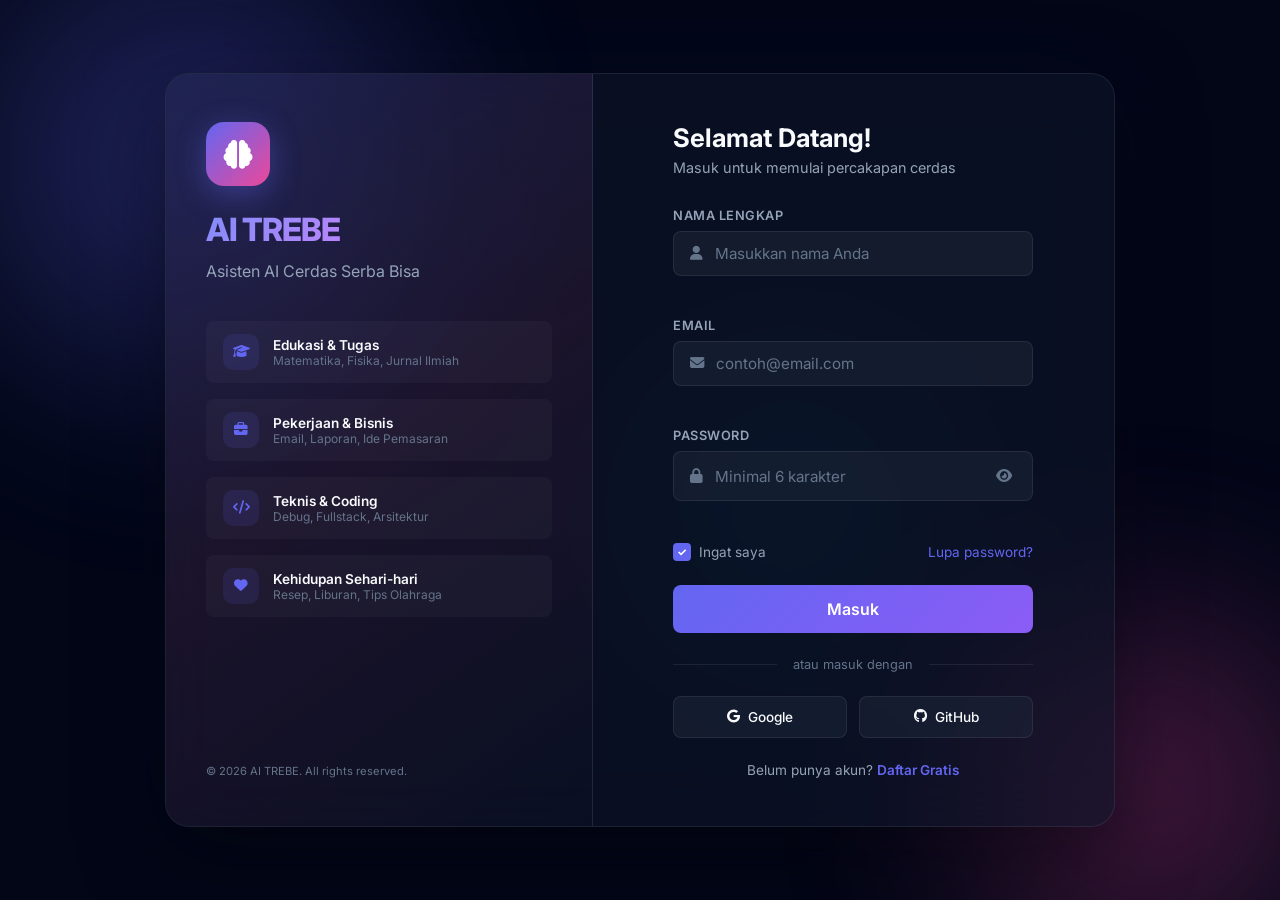
<file: login.html>
<!DOCTYPE html>
<html lang="id" data-theme="dark">
<head>
    <meta charset="UTF-8">
    <meta name="viewport" content="width=device-width, initial-scale=1.0">
    <title>AI TREBE - Masuk ke Akun Anda</title>
    <meta name="description" content="Login ke AI TREBE - Asisten AI cerdas serba bisa.">
    <link rel="preconnect" href="https://fonts.googleapis.com">
    <link rel="preconnect" href="https://fonts.gstatic.com" crossorigin>
    <link href="https://fonts.googleapis.com/css2?family=Inter:wght@300;400;500;600;700;800&display=swap" rel="stylesheet">
    <link rel="stylesheet" href="https://cdnjs.cloudflare.com/ajax/libs/font-awesome/6.4.0/css/all.min.css">
    <link rel="stylesheet" href="login.css">
</head>
<body>
    <div class="bg-animation" aria-hidden="true">
        <div class="orb orb-1"></div>
        <div class="orb orb-2"></div>
        <div class="orb orb-3"></div>
    </div>
    <div class="login-container">
        <div class="branding-panel">
            <div class="branding-content">
                <div class="brand-logo"><i class="fa-solid fa-brain"></i></div>
                <h1>AI TREBE</h1>
                <p class="brand-tagline">Asisten AI Cerdas Serba Bisa</p>
                <div class="feature-list">
                    <div class="feature-item"><div class="feature-icon"><i class="fa-solid fa-graduation-cap"></i></div><div><strong>Edukasi & Tugas</strong><span>Matematika, Fisika, Jurnal Ilmiah</span></div></div>
                    <div class="feature-item"><div class="feature-icon"><i class="fa-solid fa-briefcase"></i></div><div><strong>Pekerjaan & Bisnis</strong><span>Email, Laporan, Ide Pemasaran</span></div></div>
                    <div class="feature-item"><div class="feature-icon"><i class="fa-solid fa-code"></i></div><div><strong>Teknis & Coding</strong><span>Debug, Fullstack, Arsitektur</span></div></div>
                    <div class="feature-item"><div class="feature-icon"><i class="fa-solid fa-heart"></i></div><div><strong>Kehidupan Sehari-hari</strong><span>Resep, Liburan, Tips Olahraga</span></div></div>
                </div>
            </div>
            <div class="branding-footer"><span>&copy; 2026 AI TREBE. All rights reserved.</span></div>
        </div>
        <div class="form-panel">
            <div class="form-wrapper">
                <div class="mobile-logo"><i class="fa-solid fa-brain"></i><span>AI TREBE</span></div>
                <div class="form-header"><h2>Selamat Datang!</h2><p>Masuk untuk memulai percakapan cerdas</p></div>
                <form id="loginForm" autocomplete="off">
                    <div class="input-group" id="nameGroup">
                        <label for="loginName">Nama Lengkap</label>
                        <div class="input-field"><i class="fa-solid fa-user"></i><input type="text" id="loginName" placeholder="Masukkan nama Anda" required minlength="2"></div>
                        <span class="error-msg" id="nameError"></span>
                    </div>
                    <div class="input-group" id="emailGroup">
                        <label for="loginEmail">Email</label>
                        <div class="input-field"><i class="fa-solid fa-envelope"></i><input type="email" id="loginEmail" placeholder="contoh@email.com" required></div>
                        <span class="error-msg" id="emailError"></span>
                    </div>
                    <div class="input-group" id="passwordGroup">
                        <label for="loginPassword">Password</label>
                        <div class="input-field">
                            <i class="fa-solid fa-lock"></i>
                            <input type="password" id="loginPassword" placeholder="Minimal 6 karakter" required minlength="6">
                            <button type="button" class="toggle-password" id="togglePassword"><i class="fa-solid fa-eye"></i></button>
                        </div>
                        <span class="error-msg" id="passwordError"></span>
                    </div>
                    <div class="form-options">
                        <label class="checkbox-wrapper"><input type="checkbox" id="rememberMe" checked><span class="checkmark"></span>Ingat saya</label>
                        <a href="#" class="forgot-link" id="forgotPasswordLink">Lupa password?</a>
                    </div>
                    <button type="submit" class="login-btn" id="loginBtn"><span class="btn-text">Masuk</span><span class="btn-loader" style="display:none;"><i class="fa-solid fa-circle-notch fa-spin"></i> Memverifikasi...</span></button>
                </form>
                <div class="divider"><span>atau masuk dengan</span></div>
                <div class="social-login">
                    <button class="social-btn" id="googleLoginBtn" type="button"><i class="fa-brands fa-google"></i>Google</button>
                    <button class="social-btn" id="githubLoginBtn" type="button"><i class="fa-brands fa-github"></i>GitHub</button>
                </div>
                <p class="signup-prompt">Belum punya akun? <a href="#" id="signupLink">Daftar Gratis</a></p>
            </div>
        </div>
    </div>
    <script src="login.js"></script>
</body>
</html>
</file>
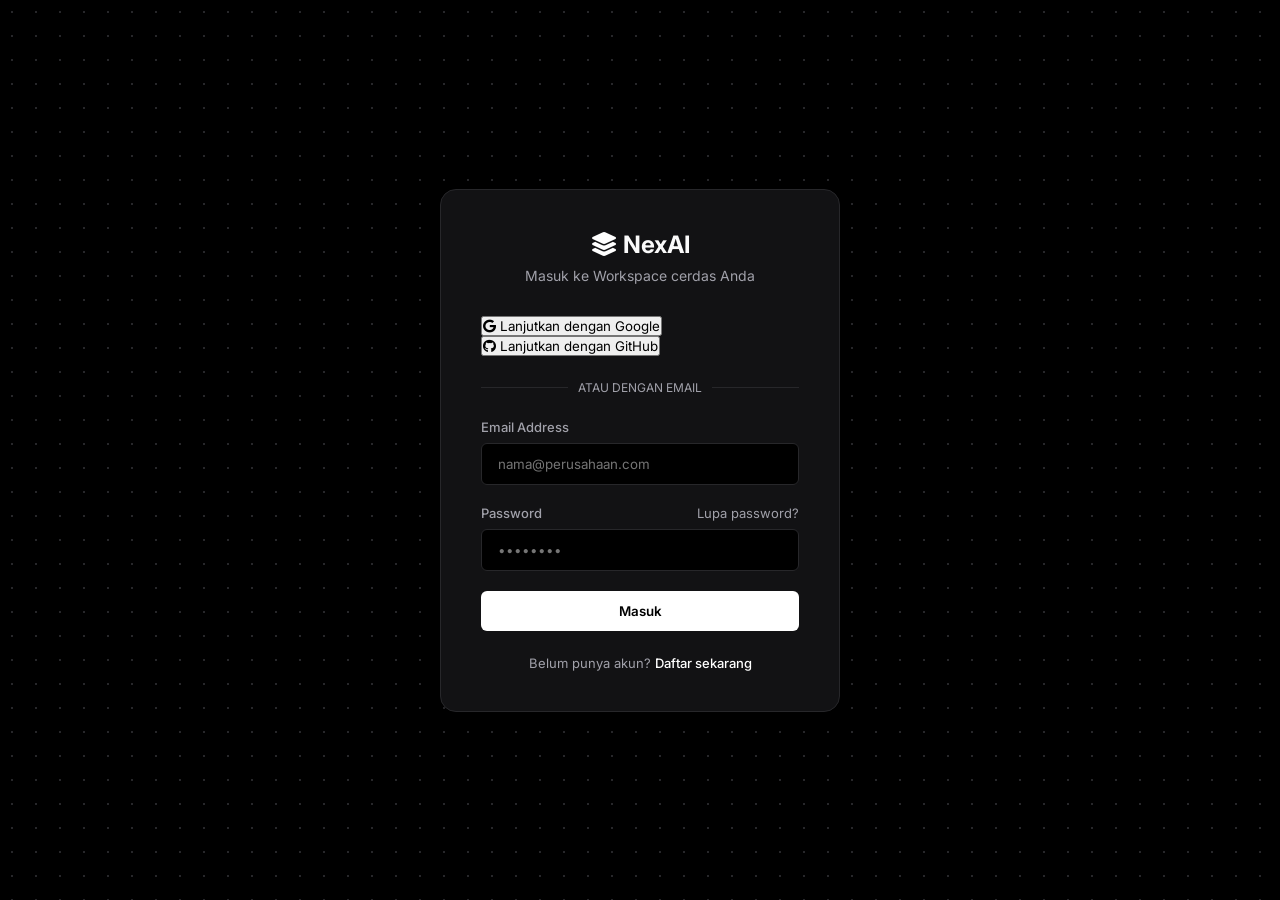
<file: pages/login.html>
<!DOCTYPE html>
<html lang="id" data-theme="dark">
<head>
    <meta charset="UTF-8">
    <meta name="viewport" content="width=device-width, initial-scale=1.0">
    <title>Login - NexAI Workspace</title>
    <link rel="stylesheet" href="https://cdnjs.cloudflare.com/ajax/libs/font-awesome/6.4.0/css/all.min.css">
    <link rel="stylesheet" href="../assets/css/style.css">
</head>
<body>
    <div class="auth-container">
        <div class="auth-card">
            <div class="auth-header">
                <h1><i class="fa-solid fa-layer-group" style="color:var(--primary)"></i> NexAI</h1>
                <p>Masuk ke Workspace cerdas Anda</p>
            </div>
            
            <button class="btn-social" onclick="window.location.href='dashboard.html'">
                <i class="fa-brands fa-google"></i> Lanjutkan dengan Google
            </button>
            <button class="btn-social" onclick="window.location.href='dashboard.html'">
                <i class="fa-brands fa-github"></i> Lanjutkan dengan GitHub
            </button>
            
            <div style="display:flex; align-items:center; margin: 24px 0; color:var(--text-muted); font-size:12px;">
                <hr style="flex:1; border:none; border-top:1px solid var(--border);">
                <span style="padding:0 10px;">ATAU DENGAN EMAIL</span>
                <hr style="flex:1; border:none; border-top:1px solid var(--border);">
            </div>

            <form action="dashboard.html" method="GET">
                <div class="form-group">
                    <label>Email Address</label>
                    <input type="email" class="form-control" placeholder="nama@perusahaan.com" required>
                </div>
                <div class="form-group">
                    <label style="display:flex; justify-content:space-between;">
                        Password
                        <a href="forgot-password.html" style="color:var(--text-muted); font-weight:normal;">Lupa password?</a>
                    </label>
                    <input type="password" class="form-control" placeholder="••••••••" required>
                </div>
                <button type="submit" class="btn-primary">Masuk</button>
            </form>
            
            <div class="auth-footer">
                Belum punya akun? <a href="register.html">Daftar sekarang</a>
            </div>
        </div>
    </div>
    <script src="../assets/js/app.js"></script>
</body>
</html>
</file>
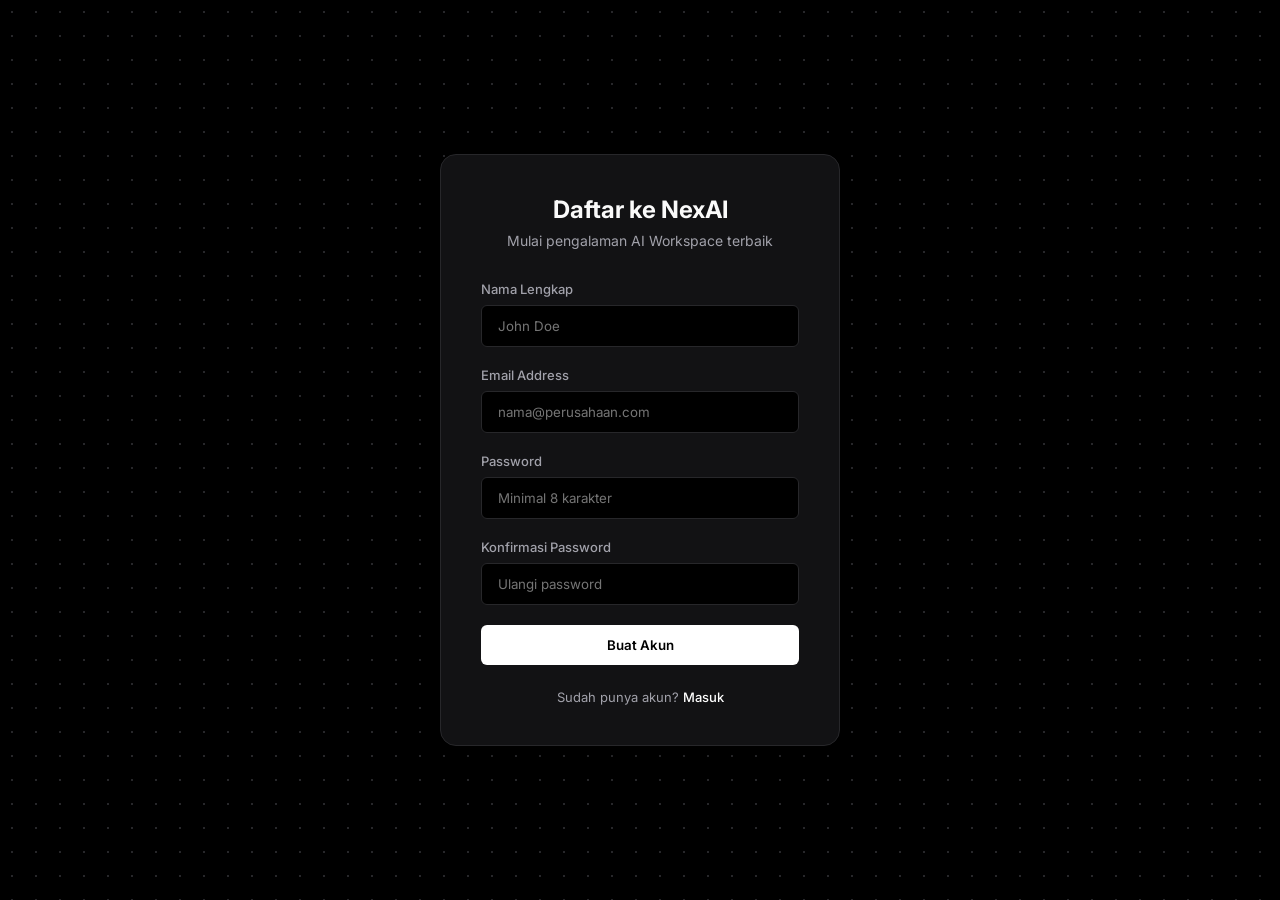
<file: pages/register.html>
<!DOCTYPE html>
<html lang="id" data-theme="dark">
<head>
    <meta charset="UTF-8">
    <meta name="viewport" content="width=device-width, initial-scale=1.0">
    <title>Register - NexAI Workspace</title>
    <link rel="stylesheet" href="https://cdnjs.cloudflare.com/ajax/libs/font-awesome/6.4.0/css/all.min.css">
    <link rel="stylesheet" href="../assets/css/style.css">
</head>
<body>
    <div class="auth-container">
        <div class="auth-card">
            <div class="auth-header">
                <h1>Daftar ke NexAI</h1>
                <p>Mulai pengalaman AI Workspace terbaik</p>
            </div>
            <form action="dashboard.html" method="GET">
                <div class="form-group">
                    <label>Nama Lengkap</label>
                    <input type="text" class="form-control" placeholder="John Doe" required>
                </div>
                <div class="form-group">
                    <label>Email Address</label>
                    <input type="email" class="form-control" placeholder="nama@perusahaan.com" required>
                </div>
                <div class="form-group">
                    <label>Password</label>
                    <input type="password" class="form-control" placeholder="Minimal 8 karakter" required>
                </div>
                <div class="form-group">
                    <label>Konfirmasi Password</label>
                    <input type="password" class="form-control" placeholder="Ulangi password" required>
                </div>
                <button type="submit" class="btn-primary">Buat Akun</button>
            </form>
            <div class="auth-footer">
                Sudah punya akun? <a href="login.html">Masuk</a>
            </div>
        </div>
    </div>
    <script src="../assets/js/app.js"></script>
</body>
</html>
</file>
<file: login.css>
* { margin: 0; padding: 0; box-sizing: border-box; }

:root {
    --primary: #6366f1;
    --primary-hover: #4f46e5;
    --primary-glow: rgba(99, 102, 241, 0.4);
    --secondary: #ec4899;
    --bg-base: #020617;
    --bg-card: rgba(15, 23, 42, 0.6);
    --bg-input: rgba(30, 41, 59, 0.5);
    --border: rgba(255, 255, 255, 0.08);
    --border-focus: rgba(99, 102, 241, 0.5);
    --text-primary: #f8fafc;
    --text-secondary: #94a3b8;
    --text-muted: #64748b;
    --success: #10b981;
    --danger: #ef4444;
    --radius-lg: 24px;
    --radius-md: 16px;
    --radius-sm: 8px;
}

body {
    font-family: 'Inter', sans-serif;
    background: var(--bg-base);
    color: var(--text-primary);
    height: 100vh;
    overflow: hidden;
    display: flex;
    align-items: center;
    justify-content: center;
}

/* Animated Background */
.bg-animation {
    position: fixed; top: 0; left: 0; width: 100%; height: 100%; z-index: 0;
    overflow: hidden; pointer-events: none;
}
.orb {
    position: absolute; border-radius: 50%; filter: blur(100px); opacity: 0.4;
}
.orb-1 {
    width: 500px; height: 500px; top: -10%; left: -5%;
    background: radial-gradient(circle, var(--primary), transparent);
    animation: float1 14s ease-in-out infinite alternate;
}
.orb-2 {
    width: 400px; height: 400px; bottom: -10%; right: -5%;
    background: radial-gradient(circle, var(--secondary), transparent);
    animation: float2 18s ease-in-out infinite alternate;
}
.orb-3 {
    width: 300px; height: 300px; top: 40%; left: 50%;
    background: radial-gradient(circle, #06b6d4, transparent);
    animation: float3 20s ease-in-out infinite alternate;
    opacity: 0.2;
}

@keyframes float1 { 0% { transform: translate(0, 0) scale(1); } 100% { transform: translate(80px, 60px) scale(1.15); } }
@keyframes float2 { 0% { transform: translate(0, 0) scale(1); } 100% { transform: translate(-60px, -80px) scale(1.1); } }
@keyframes float3 { 0% { transform: translate(0, 0) scale(1); } 100% { transform: translate(100px, -50px) scale(1.2); } }

/* Login Container */
.login-container {
    position: relative; z-index: 1;
    display: flex;
    width: 950px; max-width: 95vw;
    min-height: 620px;
    background: var(--bg-card);
    border: 1px solid var(--border);
    border-radius: var(--radius-lg);
    backdrop-filter: blur(30px);
    -webkit-backdrop-filter: blur(30px);
    box-shadow: 0 25px 80px rgba(0, 0, 0, 0.5), 0 0 100px rgba(99, 102, 241, 0.06);
    overflow: hidden;
    animation: cardAppear 0.6s cubic-bezier(0.16, 1, 0.3, 1);
}
@keyframes cardAppear { 0% { opacity: 0; transform: scale(0.95) translateY(20px); } 100% { opacity: 1; transform: scale(1) translateY(0); } }

/* Branding Panel (Left) */
.branding-panel {
    width: 45%; padding: 48px 40px;
    background: linear-gradient(145deg, rgba(99, 102, 241, 0.15), rgba(236, 72, 153, 0.08), transparent);
    border-right: 1px solid var(--border);
    display: flex; flex-direction: column; justify-content: space-between;
}
.branding-content { display: flex; flex-direction: column; gap: 24px; }
.brand-logo {
    width: 64px; height: 64px; border-radius: 18px;
    background: linear-gradient(135deg, var(--primary), var(--secondary));
    display: flex; align-items: center; justify-content: center;
    font-size: 1.8rem; color: white;
    box-shadow: 0 8px 30px var(--primary-glow);
    animation: logoPulse 3s ease-in-out infinite;
}
@keyframes logoPulse {
    0%, 100% { box-shadow: 0 8px 30px var(--primary-glow); }
    50% { box-shadow: 0 8px 50px rgba(99, 102, 241, 0.6); }
}
.branding-panel h1 { font-size: 2rem; font-weight: 800; letter-spacing: -1px; background: linear-gradient(135deg, #818cf8, #c084fc, #f472b6); -webkit-background-clip: text; -webkit-text-fill-color: transparent; background-clip: text; }
.brand-tagline { color: var(--text-secondary); font-size: 1rem; margin-top: -12px; }

.feature-list { display: flex; flex-direction: column; gap: 16px; margin-top: 16px; }
.feature-item {
    display: flex; align-items: center; gap: 14px;
    padding: 12px 16px; border-radius: var(--radius-sm);
    background: rgba(255, 255, 255, 0.03);
    border: 1px solid transparent;
    transition: all 0.3s ease;
}
.feature-item:hover { background: rgba(99, 102, 241, 0.06); border-color: rgba(99, 102, 241, 0.15); transform: translateX(4px); }
.feature-icon {
    width: 36px; height: 36px; border-radius: 10px;
    background: rgba(99, 102, 241, 0.12);
    display: flex; align-items: center; justify-content: center;
    color: var(--primary); font-size: 0.85rem; flex-shrink: 0;
}
.feature-item div { display: flex; flex-direction: column; }
.feature-item strong { font-size: 0.85rem; font-weight: 600; color: var(--text-primary); }
.feature-item span { font-size: 0.75rem; color: var(--text-muted); }
.branding-footer { font-size: 0.7rem; color: var(--text-muted); }

/* Form Panel (Right) */
.form-panel {
    flex: 1; display: flex; align-items: center; justify-content: center;
    padding: 48px 40px;
}
.form-wrapper { width: 100%; max-width: 360px; }
.mobile-logo { display: none; align-items: center; gap: 10px; margin-bottom: 24px; font-size: 1.4rem; font-weight: 800; color: var(--primary); }
.mobile-logo i { font-size: 1.6rem; }
.form-header { margin-bottom: 32px; }
.form-header h2 { font-size: 1.6rem; font-weight: 700; margin-bottom: 6px; }
.form-header p { color: var(--text-secondary); font-size: 0.9rem; }

/* Input Groups */
.input-group { margin-bottom: 20px; }
.input-group label { display: block; font-size: 0.8rem; font-weight: 600; color: var(--text-secondary); margin-bottom: 8px; text-transform: uppercase; letter-spacing: 0.5px; }
.input-field {
    display: flex; align-items: center; gap: 12px;
    background: var(--bg-input); border: 1px solid var(--border);
    padding: 12px 16px; border-radius: var(--radius-sm);
    transition: all 0.3s ease;
}
.input-field.focused, .input-field:focus-within { border-color: var(--border-focus); background: rgba(30, 41, 59, 0.8); box-shadow: 0 0 0 3px rgba(99, 102, 241, 0.1); }
.input-field i { color: var(--text-muted); font-size: 0.9rem; flex-shrink: 0; }
.input-field input {
    flex: 1; background: transparent; border: none; color: var(--text-primary);
    font-family: inherit; font-size: 0.95rem; outline: none;
}
.input-field input::placeholder { color: var(--text-muted); }

.input-group.error .input-field { border-color: var(--danger); }
.input-group.error .input-field i:first-child { color: var(--danger); }
.input-group.valid .input-field { border-color: var(--success); }
.input-group.valid .input-field i:first-child { color: var(--success); }
.error-msg { display: block; font-size: 0.75rem; color: var(--danger); margin-top: 6px; min-height: 16px; }

.toggle-password {
    background: transparent; border: none; color: var(--text-muted);
    cursor: pointer; font-size: 0.9rem; padding: 4px; transition: color 0.2s;
}
.toggle-password:hover { color: var(--text-primary); }

/* Form Options */
.form-options { display: flex; justify-content: space-between; align-items: center; margin-bottom: 24px; }
.checkbox-wrapper {
    display: flex; align-items: center; gap: 8px;
    font-size: 0.85rem; color: var(--text-secondary); cursor: pointer; user-select: none;
}
.checkbox-wrapper input[type="checkbox"] { display: none; }
.checkmark {
    width: 18px; height: 18px; border: 2px solid var(--border); border-radius: 4px;
    display: flex; align-items: center; justify-content: center; transition: all 0.2s;
    flex-shrink: 0;
}
.checkbox-wrapper input:checked + .checkmark {
    background: var(--primary); border-color: var(--primary);
}
.checkbox-wrapper input:checked + .checkmark::after {
    content: '✓'; color: white; font-size: 0.7rem; font-weight: 700;
}
.forgot-link { font-size: 0.85rem; color: var(--primary); text-decoration: none; transition: opacity 0.2s; }
.forgot-link:hover { opacity: 0.8; }

/* Login Button */
.login-btn {
    width: 100%; padding: 14px; border: none; border-radius: var(--radius-sm);
    background: linear-gradient(135deg, var(--primary), #8b5cf6);
    color: white; font-family: inherit; font-size: 1rem; font-weight: 600;
    cursor: pointer; transition: all 0.3s ease;
    display: flex; align-items: center; justify-content: center; gap: 8px;
    position: relative; overflow: hidden;
}
.login-btn:hover:not(:disabled) { transform: translateY(-2px); box-shadow: 0 8px 25px var(--primary-glow); }
.login-btn:active:not(:disabled) { transform: translateY(0); }
.login-btn:disabled { opacity: 0.7; cursor: not-allowed; }
.login-btn.success { background: var(--success); }
.btn-loader { display: inline-flex; align-items: center; gap: 8px; }

/* Divider */
.divider {
    display: flex; align-items: center; gap: 16px; margin: 24px 0;
    color: var(--text-muted); font-size: 0.8rem;
}
.divider::before, .divider::after { content: ''; flex: 1; height: 1px; background: var(--border); }

/* Social Login */
.social-login { display: flex; gap: 12px; margin-bottom: 24px; }
.social-btn {
    flex: 1; padding: 12px; border: 1px solid var(--border); border-radius: var(--radius-sm);
    background: var(--bg-input); color: var(--text-primary);
    font-family: inherit; font-size: 0.85rem; font-weight: 500;
    cursor: pointer; display: flex; align-items: center; justify-content: center; gap: 8px;
    transition: all 0.3s ease;
}
.social-btn:hover { background: rgba(99, 102, 241, 0.08); border-color: var(--border-focus); transform: translateY(-1px); }

.signup-prompt { text-align: center; font-size: 0.85rem; color: var(--text-secondary); }
.signup-prompt a { color: var(--primary); text-decoration: none; font-weight: 600; }
.signup-prompt a:hover { text-decoration: underline; }

/* Shake Animation */
@keyframes shake { 0%, 100% { transform: translateX(0); } 25% { transform: translateX(-8px); } 75% { transform: translateX(8px); } }
.shake { animation: shake 0.4s ease; }

/* Responsive */
@media (max-width: 768px) {
    .login-container { flex-direction: column; min-height: auto; max-height: 95vh; overflow-y: auto; }
    .branding-panel { display: none; }
    .mobile-logo { display: flex; }
    .form-panel { padding: 32px 24px; }
}
</file>
<file: assets/css/style.css>
/* ==========================================================================
   NEXAI WORKSPACE - PREMIUM MINIMALIST DESIGN SYSTEM (LINEAR / CURSOR STYLE)
   ========================================================================== */

@import url('https://fonts.googleapis.com/css2?family=Inter:wght@300;400;500;600;700&family=Fira+Code:wght@400;500&display=swap');

:root {
    /* Dark Theme (Default) */
    --bg-main: #000000;
    --bg-sidebar: #09090b;
    --bg-panel: #121214;
    --bg-hover: #27272a;
    --border: #27272a;
    --border-focus: #52525b;
    
    --text-main: #fafafa;
    --text-muted: #a1a1aa;
    
    --primary: #ffffff;
    --primary-invert: #000000;
    --accent: #3b82f6;
    --danger: #ef4444;
    
    --radius-sm: 6px;
    --radius-md: 10px;
    --radius-lg: 16px;
    
    --font-sans: 'Inter', -apple-system, sans-serif;
    --font-mono: 'Fira Code', monospace;
    
    --transition: all 0.2s cubic-bezier(0.4, 0, 0.2, 1);
    --shadow-soft: 0 4px 20px rgba(0, 0, 0, 0.2);
}

[data-theme="light"] {
    --bg-main: #fcfcfc;
    --bg-sidebar: #f4f4f5;
    --bg-panel: #ffffff;
    --bg-hover: #e4e4e7;
    --border: #e4e4e7;
    --border-focus: #a1a1aa;
    
    --text-main: #09090b;
    --text-muted: #71717a;
    
    --primary: #000000;
    --primary-invert: #ffffff;
    --shadow-soft: 0 4px 20px rgba(0, 0, 0, 0.05);
}

* { margin: 0; padding: 0; box-sizing: border-box; }

body {
    font-family: var(--font-sans);
    background-color: var(--bg-main);
    color: var(--text-main);
    font-size: 14px;
    -webkit-font-smoothing: antialiased;
    overflow: hidden;
    background-image: radial-gradient(var(--border) 1px, transparent 1px);
    background-size: 24px 24px;
    transition: background-color 0.3s, color 0.3s;
}

a { color: inherit; text-decoration: none; }
button, input, select, textarea { font-family: inherit; }

/* ==========================================================================
   APP LAYOUT
   ========================================================================== */
.app-layout {
    display: flex;
    height: 100vh;
    width: 100vw;
    position: relative;
}

/* Sidebar */
.sidebar {
    width: 260px;
    height: 100%;
    background: var(--bg-sidebar);
    border-right: 1px solid var(--border);
    display: flex;
    flex-direction: column;
    transition: left 0.3s ease, width 0.3s ease;
    z-index: 50;
    backdrop-filter: blur(20px);
}
.sidebar.collapsed { width: 68px; }
.sidebar.collapsed .hide-collapsed { display: none; }

.sidebar-header {
    height: 60px; padding: 0 20px;
    display: flex; align-items: center; justify-content: space-between;
    border-bottom: 1px solid var(--border);
}
.sidebar.collapsed .sidebar-header { padding: 0; justify-content: center; }

.logo { display: flex; align-items: center; gap: 10px; font-weight: 600; font-size: 15px; }
.logo i { font-size: 18px; color: var(--primary); }

.icon-btn {
    width: 32px; height: 32px; border-radius: var(--radius-sm);
    background: transparent; border: none; color: var(--text-muted);
    display: flex; align-items: center; justify-content: center;
    cursor: pointer; transition: var(--transition);
}
.icon-btn:hover { background: var(--bg-hover); color: var(--text-main); }

.nav-menu { flex: none; padding: 0 12px; }
.nav-item {
    display: flex; align-items: center; gap: 12px;
    padding: 10px 12px; margin-bottom: 4px;
    border-radius: var(--radius-sm); color: var(--text-muted);
    transition: var(--transition); font-weight: 500;
}
.nav-item:hover { background: var(--bg-hover); color: var(--text-main); }
.nav-item.active { background: var(--bg-hover); color: var(--primary); }
.sidebar.collapsed .nav-item { justify-content: center; padding: 12px; }

.sidebar-divider { height: 1px; background: var(--border); margin: 12px 24px; }

.chat-list { padding: 0 12px; overflow-y: auto; flex: 1; }

/* Main Content Area */
.main-content {
    flex: 1; display: flex; flex-direction: column;
    background: transparent; overflow: hidden; position: relative;
    width: 100%;
}

.app-header {
    height: 60px; padding: 0 24px;
    display: flex; align-items: center; justify-content: space-between;
    border-bottom: 1px solid var(--border);
    background: rgba(0,0,0,0.5); backdrop-filter: blur(12px); z-index: 10;
}
[data-theme="light"] .app-header { background: rgba(255,255,255,0.7); }
.app-header h2 { font-size: 16px; font-weight: 600; }

.page-container { flex: 1; overflow-y: auto; padding: 32px; }

/* Auth forms and general components */
.auth-container { height: 100vh; display: flex; align-items: center; justify-content: center; }
.auth-card {
    width: 100%; max-width: 400px; background: var(--bg-panel); border: 1px solid var(--border);
    border-radius: var(--radius-lg); padding: 40px; box-shadow: var(--shadow-soft);
}
.auth-header { text-align: center; margin-bottom: 32px; }
.auth-header h1 { font-size: 24px; margin-bottom: 8px; }
.auth-header p { color: var(--text-muted); }

.form-group { margin-bottom: 20px; }
.form-group label { display: block; margin-bottom: 8px; font-weight: 500; font-size: 13px; color: var(--text-muted); }
.form-control {
    width: 100%; padding: 12px 16px; background: var(--bg-main); border: 1px solid var(--border);
    border-radius: var(--radius-sm); color: var(--text-main); transition: var(--transition); outline: none;
}
.form-control:focus { border-color: var(--primary); }

.btn-primary {
    width: 100%; padding: 12px; background: var(--primary); color: var(--primary-invert);
    border: none; border-radius: var(--radius-sm); font-weight: 600; cursor: pointer; transition: var(--transition);
}
.btn-primary:hover { opacity: 0.9; transform: translateY(-1px); }
.auth-footer { text-align: center; margin-top: 24px; font-size: 13px; color: var(--text-muted); }
.auth-footer a { color: var(--primary); font-weight: 500; }

.grid-container { display: grid; grid-template-columns: repeat(auto-fill, minmax(250px, 1fr)); gap: 24px; }
.card {
    background: var(--bg-panel); border: 1px solid var(--border);
    border-radius: var(--radius-md); padding: 24px; transition: var(--transition); cursor: pointer;
}
.card:hover { border-color: var(--border-focus); transform: translateY(-2px); }
.card-icon { width: 48px; height: 48px; border-radius: var(--radius-sm); background: var(--bg-hover); display: flex; align-items: center; justify-content: center; font-size: 20px; margin-bottom: 16px; color: var(--primary); }
.card-title { font-size: 16px; font-weight: 600; margin-bottom: 8px; }
.card-desc { font-size: 13px; color: var(--text-muted); line-height: 1.5; }

/* Responsive Mobile Layout Constraints */
.show-mobile, .show-mobile-inline { display: none; }
.sidebar-overlay { display: none; }

@media (max-width: 768px) {
    .hide-mobile { display: none !important; }
    .show-mobile { display: block; }
    .show-mobile-inline { display: inline-flex; }
    
    .sidebar {
        position: fixed; left: -100%; top: 0; bottom: 0; width: 280px;
        z-index: 100; box-shadow: 20px 0 50px rgba(0,0,0,0.5);
    }
    .sidebar.mobile-active { left: 0; }
    
    .sidebar-overlay {
        position: fixed; top: 0; left: 0; right: 0; bottom: 0;
        background: rgba(0,0,0,0.5); z-index: 90; display: block;
        opacity: 0; pointer-events: none; transition: opacity 0.3s;
    }
    .sidebar-overlay.active { opacity: 1; pointer-events: all; }

    .app-header { padding: 0 16px; }
    
    /* Ensure input sticks to bottom easily */
    .input-area { padding: 0 16px 16px !important; }
}
</file>
